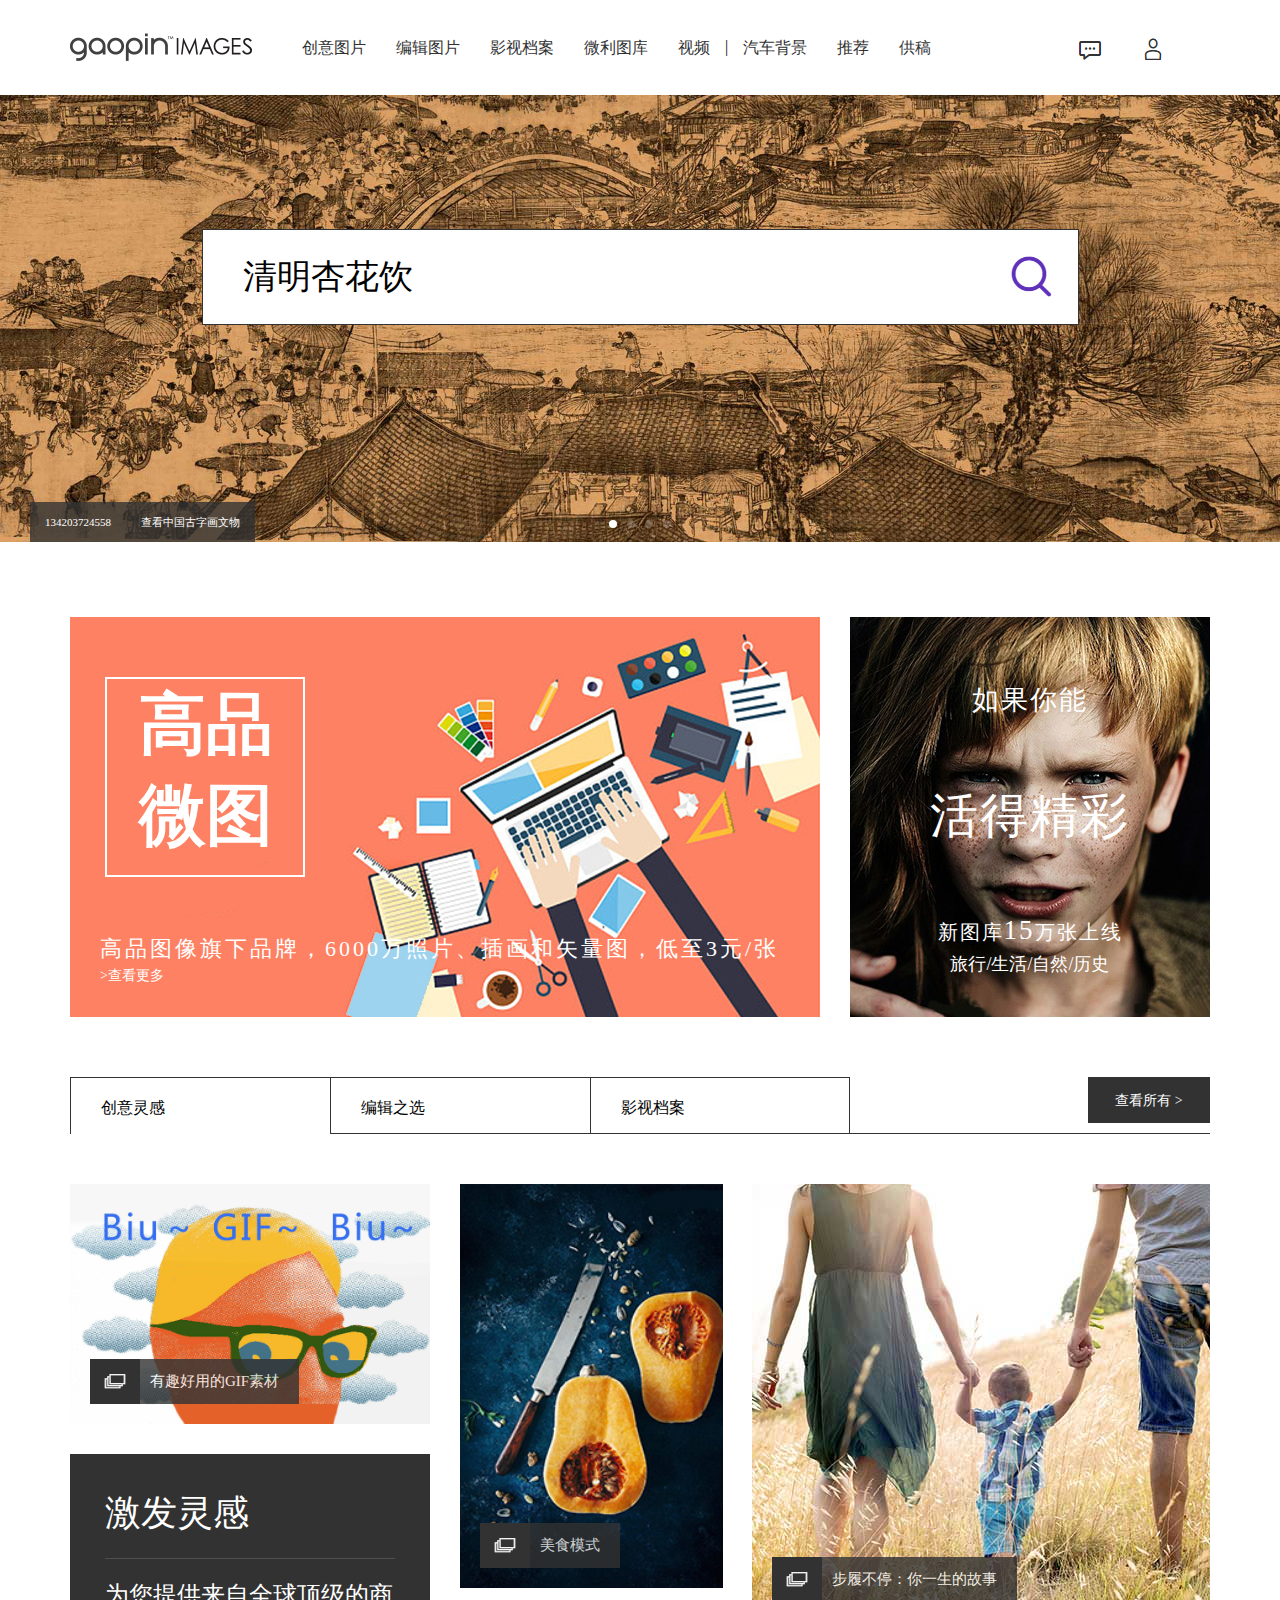
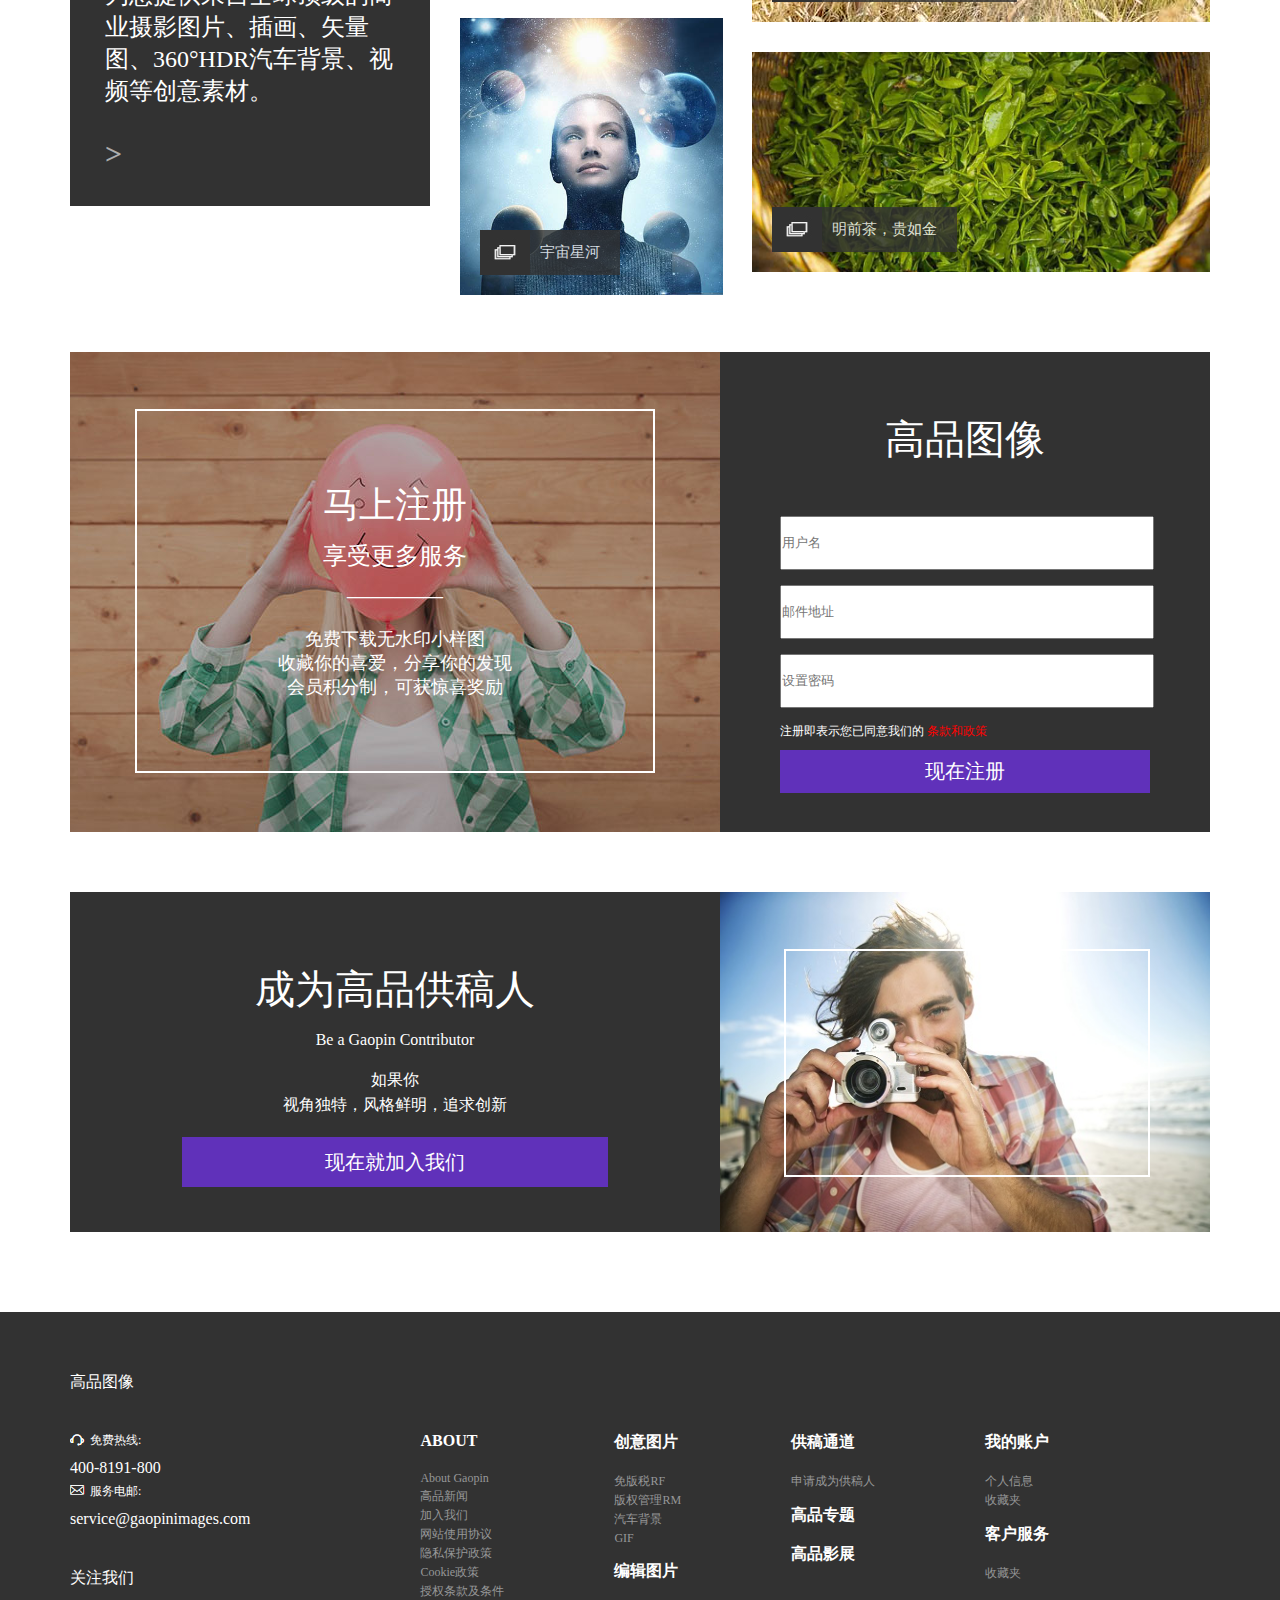
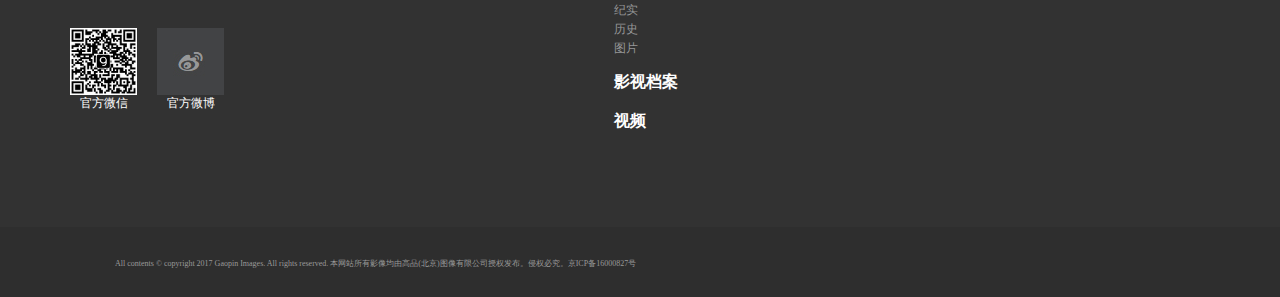
<file: index.html>
<!DOCTYPE html>
<html lang="en">
<head>
	<meta charset="UTF-8">
	<title>Document</title>
	<link rel="stylesheet" href="css/base.css">
	<link rel="stylesheet" href="css/nav.css">
	<link rel="stylesheet" href="css/index-banner.css">
	<link rel="stylesheet" href="css/index-4sections.css">
	<link rel="stylesheet" href="css/footer.css">
	<link rel="stylesheet" href="css/swiper.min.css">
	<script src="js/1.js"></script>
	<script src="js/swiper.min.js"></script>
</head>
<body>
<header class="clearFix">
    <div class="index fl"><a href="index.html"><img src="images/logo.png" style="width: 182px; height: 50px" alt=""></a></div>
	<ul class="clearFix fl nav">
		<li>
			<a href="javascript:;">创意图片</a>
			<ul class="nav2">
				<li></li>
				<li><a href="code/page1.html">免版税RF</a></li>
				<li><a href="code/page2.html">版权管理RM</a></li>
			</ul>
		</li>
		<li>
			<a href="javascript:;">编辑图片</a>
			<ul class="nav2">
				<li></li>
				<li><a href="javascript:;">纪实</a></li>
				<li><a href="javascript:;">历史</a></li>
				<li><a href="javascript:;">艺术</a></li>
				<li><a href="javascript:;">娱乐在线</a></li>
			</ul>
		</li>
		<li>
			<a href="javascript:;">影视档案</a>
			<ul class="nav2">
				<li></li>
				<li><a href="javascript:;">海报</a></li>
				<li><a href="javascript:;">剧照</a></li>
				<li><a href="javascript:;">档案</a></li>
				<li><a href="javascript:;">肖像</a></li>
				<li><a href="javascript:;">动画</a></li>
				<li><a href="javascript:;">电视剧</a></li>
			</ul>
		</li>
		<li><a href="javascript:;">微利图库</a></li>
		<li><a href="javascript:;">视频</a></li>
		<li><span>|</span></li>
		<li><a href="javascript:;">汽车背景</a></li>
		<li><a href="javascript:;">推荐</a></li>
		<li><a href="javascript:;">供稿</a></li>
	</ul>
	<div class="fl" id="click">
		<a href="javascript:;"><img src="images/00.jpg" alt=""></a>
		<a href="javascript:;"><img src="images/01.jpg" alt=""></a>
	</div>
</header>
<div class="swiper-container banner">
        <div class="swiper-wrapper">
            <div class="swiper-slide swiper-no-swiping">
            	<img src="images/1.jpg" alt="">
            	<p class="clearFix">
            		<a href="javascript:;">134203724558</a>
            		<a href="javascript:;">查看中国古字画文物</a>
            	</p>
            </div>
            <div class="swiper-slide swiper-no-swiping">
            	<img src="images/2.jpg" alt="">
				<p class="clearFix">
            		<a href="javascript:;">133100287543</a>
            		<a href="javascript:;">查看龙井采茶</a>
        		</p>
            </div>
            <div class="swiper-slide swiper-no-swiping">
            	<img src="images/3.jpg" alt="">
            	<p class="clearFix">
            		<a href="javascript:;">133102225494</a>
            		<a href="javascript:;">查看中国风景</a>
        		</p>
            </div>
            <div class="swiper-slide swiper-no-swiping">
            	<img src="images/4.jpg" alt="">
            	<p class="clearFix">
            		<a href="javascript:;">133107707765</a>
            		<a href="javascript:;">查看相似</a>
        		</p>
            </div>
        </div>
        <!-- Add Pagination -->
        <div class="swiper-pagination swiper-pagination-white"></div>
        <div class="search">
        	<input class="swiper-no-swiping" type="text" placeholder="清明杏花饮">
        	<a href="javascript:;"><img src="images/search.jpg" alt=""></a>
        </div>
</div>
<div class="ad clearFix">
	<div class="left fl">
		<a href="javascript:;">
			<img src="images/automobile.jpg" alt="">
			<div class="box"><span>高品</span><br><span>微图</span></div>
			<p>高品图像旗下品牌，6000万照片、插画和矢量图，低至3元/张</p>
			<span class="more">>查看更多</span>
		</a>
	</div>
	<div class="right fr">
		<a href="javascript:;">
			<img src="images/5.jpg" alt="">
			<div class="icon">
				<p class="p1">如果你能</p>
				<p class="p2">活得精彩</p>
				<p class="p3">新图库<span>15</span>万张上线</p>
				<p class="p4">旅行/生活/自然/历史</p>
			</div>
		</a>
		<div class="border"></div>
	</div>
</div>
<div class="section">
	<div class="top clearFix">
		<ul class="fl clearFix">
			<li id="active">创意灵感</li>
			<li>编辑之选</li>
			<li style="border-right: 1px solid #323232">影视档案</li>
		</ul>
		<div><a href="javascript:;">查看所有 ></a></div>
	</div>
	<div class="div1 clearFix box-content">
		<div class="col-1 fl">
			<a class="a1" href="javascript:;">
				<img src="images/div1-1-1.jpg" alt="">
				<div class="cont"><span>有趣好用的GIF素材</span></div>
			</a>
			<a class="a2" href="javascript:;">
				<h2>激发灵感</h2>
				<p>为您提供来自全球顶级的商业摄影图片、插画、矢量图、360°HDR汽车背景、视频等创意素材。</p>
				<div>></div>
			</a>
		</div>
		<div class="col-2 fl">
			<a class="a1" href="javascript:;">
				<img src="images/div1-2-1.jpg" alt="">
				<div class="cont"><span>美食模式</span></div>
			</a>
			<a class="a2" href="javascript:;">
				<img src="images/div1-2-2.jpg" alt="">
				<div class="cont"><span>宇宙星河</span></div>
			</a>
		</div>
		<div class="col-3 fl">
			<a class="a1" href="javascript:;">
				<img src="images/div1-3-1.jpg" alt="">
				<div class="cont"><span>步履不停：你一生的故事</span></div>
			</a>
			<a class="a2" href="javascript:;">
				<img src="images/div1-3-2.jpg" alt="">
				<div class="cont"><span>明前茶，贵如金</span></div>
			</a>
		</div>
	</div>
	<div class="div2 clearFix box-content">
		<div class="col-1 fl">
			<a class="a1" href="javascript:;">
				<img src="images/div2-1-1.jpg" alt="">
				<div class="cont"><span>带你走遍全世界</span></div>
			</a>
			<a class="a2" href="javascript:;">
				<h2>推荐精彩</h2>
				<p>为您挑选高质量的自然、人文、科技、历史、艺术、音乐、经典广告、娱乐红毯等题材图片。</p>
				<div>></div>
			</a>
		</div>
		<div class="col-2 fl">
			<a class="a1" href="javascript:;">
				<img src="images/div2-2-1.jpg" alt="">
				<div class="cont"><span>艺术的变迁</span></div>
			</a>
			<a class="a2" href="javascript:;">
				<img src="images/div2-2-2.jpg" alt="">
				<div class="cont"><span>美女,香</span></div>
			</a>
		</div>
		<div class="col-3 fl">
			<a class="a1" href="javascript:;">
				<img src="images/div2-3-1.jpg" alt="">
				<div class="cont"><span>永不褪色的历史肖像</span></div>
			</a>
			<a class="a2" href="javascript:;">
				<img src="images/div2-3-2.jpg" alt="">
				<div class="cont"><span>迎向世界的中国音乐</span></div>
			</a>
		</div>
	</div>
	<div class="div3 clearFix box-content">
		<div class="col-1 fl">
			<a class="a1" href="javascript:;">
				<img src="images/div3-1-1.jpg" alt="">
				<div class="cont"><span>剧照</span></div>
			</a>
			<a class="a2" href="javascript:;">
				<h2>影视档案</h2>
				<p>为您甄选全球范围的高清海报、经典剧照、明星肖像、电视剧、幕后片场等影视素材图片。</p>
				<div>></div>
			</a>
		</div>
		<div class="col-2 fl">
			<a class="a1" href="javascript:;">
				<img src="images/div3-2-1.jpg" alt="">
				<div class="cont"><span>明星肖像</span></div>
			</a>
			<a class="a2" href="javascript:;">
				<img src="images/div3-2-2.jpg" alt="">
				<div class="cont"><span>电影海报</span></div>
			</a>
		</div>
		<div class="col-3 fl">
			<a class="a1" href="javascript:;">
				<img src="images/div3-3-1.jpg" alt="">
				<div class="cont"><span>荧幕经典</span></div>
			</a>
			<a class="a2" href="javascript:;">
				<img src="images/div3-3-2.jpg" alt="">
				<div class="cont"><span>电视剧</span></div>
			</a>
		</div>
	</div>
</div>
<div class="row3 clearFix">
	<div class="left fl">
		<div class="cont">
			<div class="header">马上注册<small>享受更多服务</small><small>————</small></div>
			<p>
						免费下载无水印小样图
				<br>
						收藏你的喜爱，分享你的发现
				<br>
						会员积分制，可获惊喜奖励
			</p>
		</div>
	</div>
	<div class="right fl">
		<div class="cont">
			<div class="header">高品图像</div>
			<div class="input-group">
				<input class="i1" type="text" placeholder="用户名">
				<input class="i2" type="text" placeholder="邮件地址">
				<input class="i3" type="text" placeholder="设置密码">
			</div>
			<div class="txt">
				注册即表示您已同意我们的<a href="javascript:;"> 条款和政策</a>
			</div>
			<div class="btn"><a href="javascript:;">现在注册</a></div>
		</div>
	</div>
</div>
<div class="row4 clearFix">
	<div class="left fl">
		<div class="cont">
			<div class="header">成为高品供稿人</div>
			<p>Be a Gaopin Contributor</p>
			<p>
						如果你
				<br>
						视角独特，风格鲜明，追求创新
				<br>
			</p>
			<div class="btn"><a href="javascript:;">现在就加入我们</a></div>
		</div>
	</div>
	<div class="right fl">
		<a href="javascript:;"><img src="images/row4.jpg" alt=""></a>
		<div></div>
	</div>
</div>
<footer>
	<div class="box">
		<a class="footer-a1" href="javascript:;"><h5>高品图像</h5></a>
		<div class="content clearFix">
			<div class="left fl">
				<p class="p1">免费热线:</p>
				<a href="javascript:;"><p class="p2">400-8191-800</p></a>
				<p class="p1">服务电邮:</p>
				<a href="javascript:;"><p class="p2">service@gaopinimages.com</p></a>
				<a href="javascript:;"><h5>关注我们</h5></a>
				<div class="media clearFix">
					<div class="d1 fl">
						<img src="images/iconWechat.jpg" alt="">
						<div>官方微信</div>
					</div>
					<div class="d2 fl">
						<a href="javascript:;"><img src="images/iconSina.jpg" alt=""></a>
						<div>官方微博</div>
					</div>
				</div>
			</div>
			<div class="right fl clearFix">
				<div class="div1 fl">
					<a href="javascript:;"><h5>ABOUT</h5></a>
					<ul>
						<li><a href="javascript:;">About Gaopin</a></li>
						<li><a href="javascript:;">高品新闻</a></li>
						<li><a href="javascript:;">加入我们</a></li>
						<li><a href="javascript:;">网站使用协议</a></li>
						<li><a href="javascript:;">隐私保护政策</a></li>
						<li><a href="javascript:;">Cookie政策</a></li>
						<li><a href="javascript:;">授权条款及条件</a></li>
					</ul>
				</div>
				<div class="div2 fl">
					<a href="javascript:;"><h5>创意图片</h5></a>
					<ul>
						<li><a href="javascript:;">免版税RF</a></li>
						<li><a href="javascript:;">版权管理RM</a></li>
						<li><a href="javascript:;">汽车背景</a></li>
						<li><a href="javascript:;">GIF</a></li>
					</ul>
					<a href="javascript:;"><h5>编辑图片</h5></a>
					<ul>
						<li><a href="javascript:;">纪实</a></li>
						<li><a href="javascript:;">历史</a></li>
						<li><a href="javascript:;">图片</a></li>
					</ul>
					<a href="javascript:;"><h5>影视档案</h5></a>
					<a href="javascript:;"><h5>视频</h5></a>
				</div>
				<div class="div3 fl">
					<a href="javascript:;"><h5>供稿通道</h5></a>
					<ul>
						<li><a href="javascript:;">申请成为供稿人</a></li>
					</ul>
					<a href="javascript:;"><h5>高品专题</h5></a>
					<a href="javascript:;"><h5>高品影展</h5></a>
				</div>
				<div class="div4 fl">
					<a href="javascript:;"><h5>我的账户</h5></a>
					<ul>
						<li><a href="javascript:;">个人信息</a></li>
						<li><a href="javascript:;">收藏夹</a></li>
					</ul>
					<a href="javascript:;"><h5>客户服务</h5></a>
					<ul>
						<li><a href="javascript:;">收藏夹</a></li>
					</ul>
				</div>
			</div>
		</div>
	</div>
</footer>
<div class="rule">
	<div class="box">
		<small>All contents © copyright 2017 Gaopin Images. All rights reserved. 本网站所有影像均由高品(北京)图像有限公司授权发布。侵权必究。京ICP备16000827号</small>
	</div>
</div>
</body>
<script>
    var swiper = new Swiper('.swiper-container', {
        pagination: '.swiper-pagination',
        paginationClickable: true,
        spaceBetween: 60,
        effect: 'fade',
        autoplay: 2000,
        speed: 1500,
        loop: true,
        noSwiping:true,
        autoplayDisableOnInteraction:false
    });
    </script>
</html>
</file>
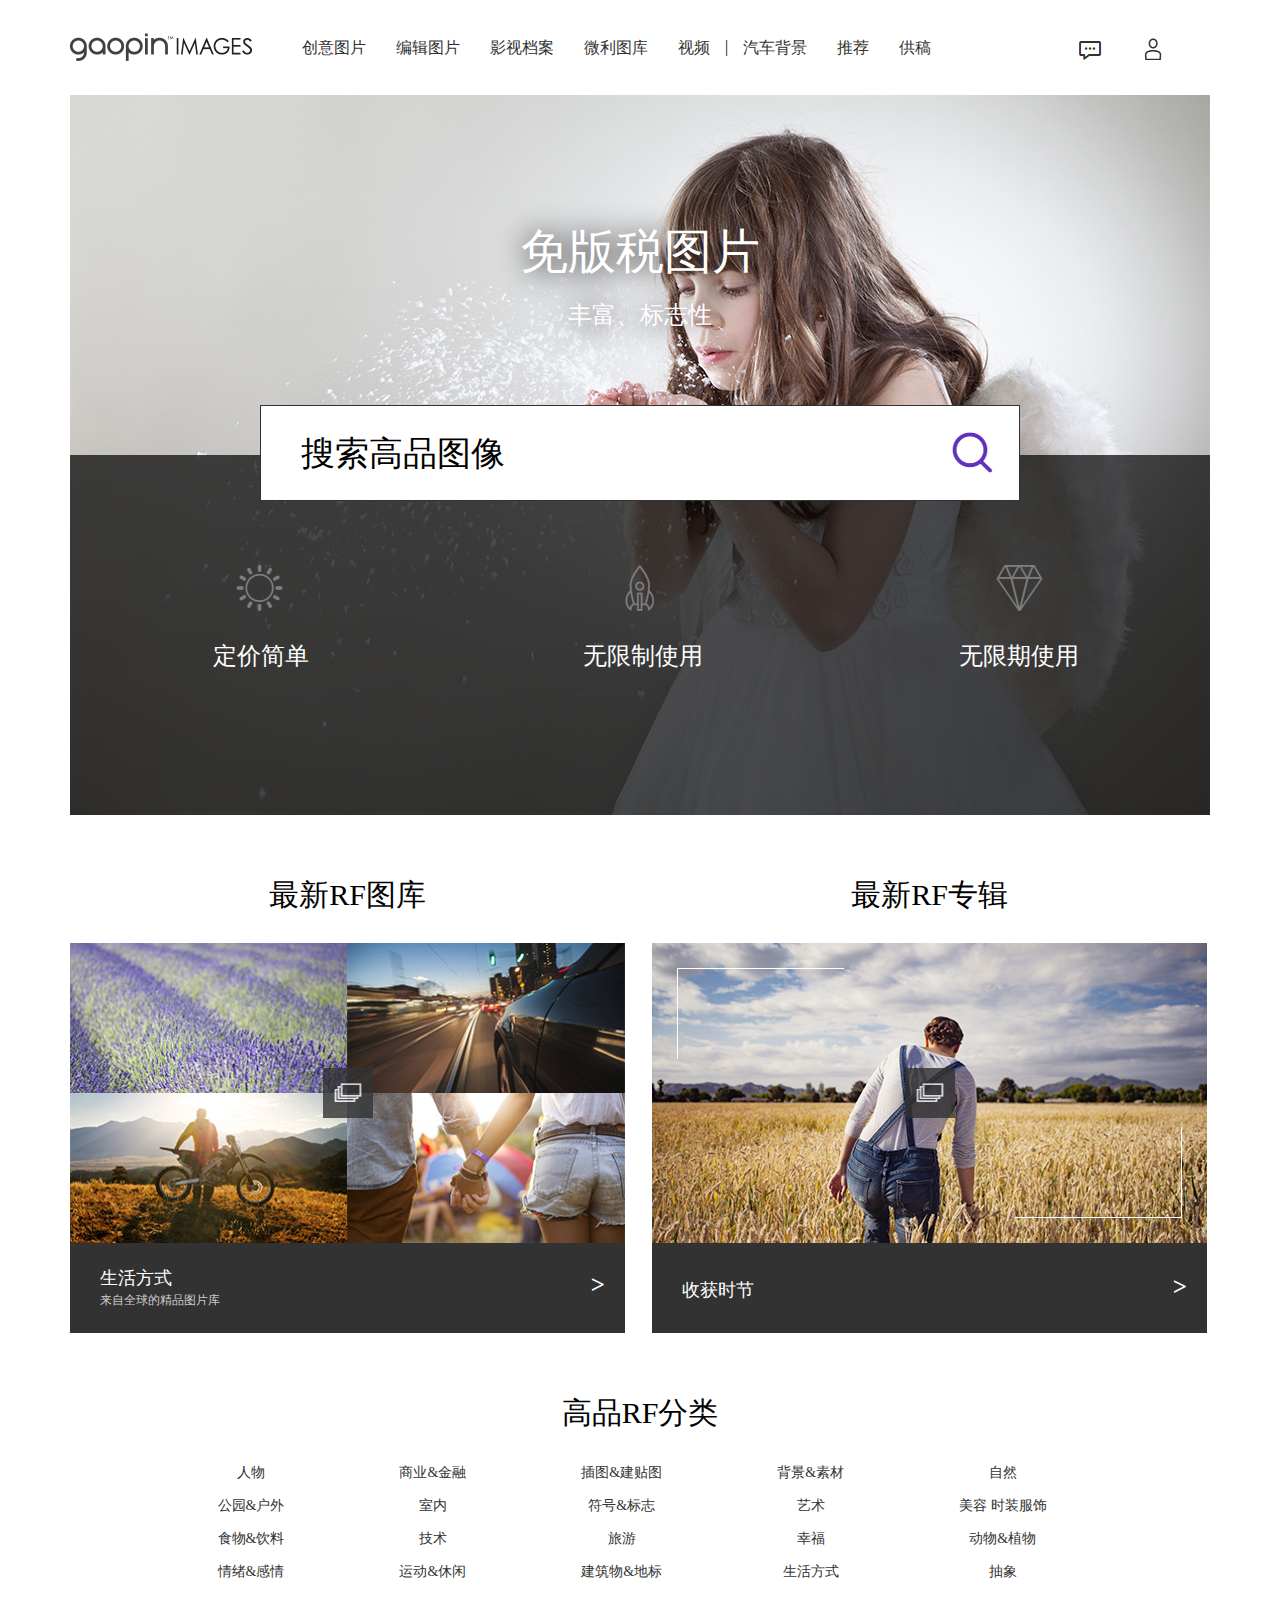
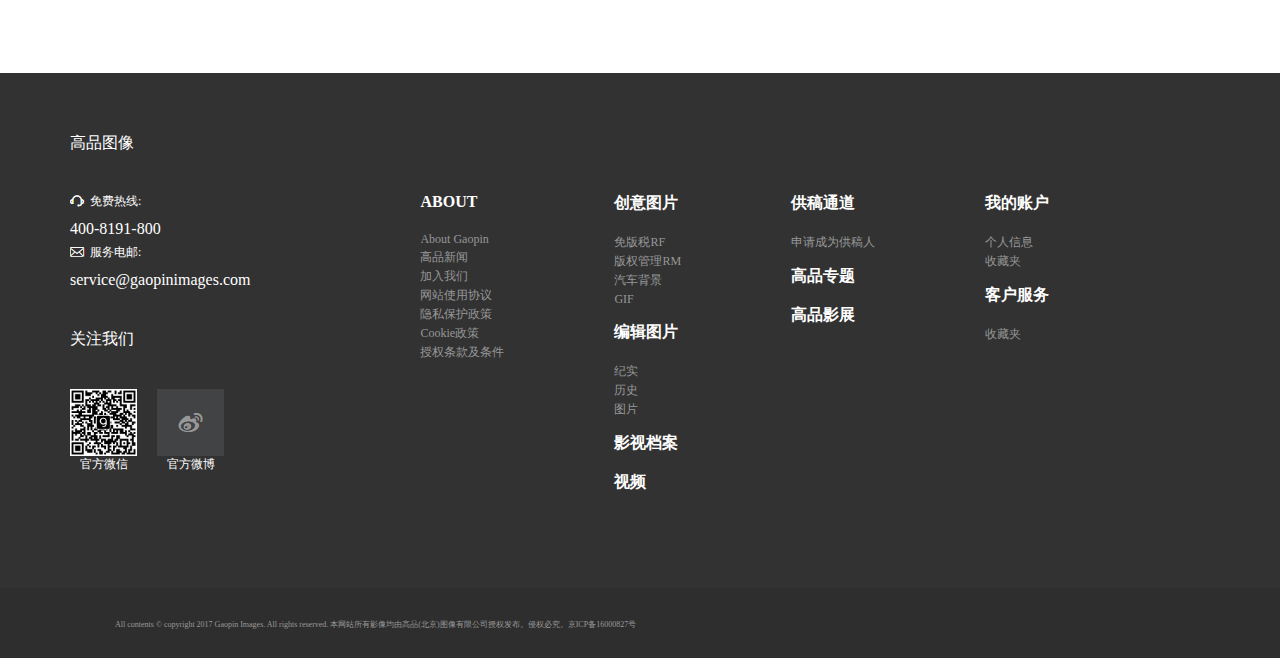
<file: code/page1.html>
<!DOCTYPE html>
<html lang="en">
<head>
	<meta charset="UTF-8">
	<title>Document</title>
	<link rel="stylesheet" href="../css/base.css">
	<link rel="stylesheet" href="../css/nav.css">
	<link rel="stylesheet" href="../css/page1banner.css">
	<link rel="stylesheet" href="../css/footer.css">
	<script src="../js/1.js"></script>
</head>
<body>
<header>
	<div class="index fl"><a href="../index.html"><img src="../images/logo.png" style="width: 182px; height: 50px" alt=""></a></div>
	<ul class="clearFix fl nav">
		<li>
			<a href="javascript:;">创意图片</a>
			<ul class="nav2">
				<li></li>
				<li><a href="page1.html">免版税RF</a></li>
				<li><a href="page2.html">版权管理RM</a></li>
			</ul>
		</li>
		<li>
			<a href="javascript:;">编辑图片</a>
			<ul class="nav2">
				<li></li>
				<li><a href="javascript:;">纪实</a></li>
				<li><a href="javascript:;">历史</a></li>
				<li><a href="javascript:;">艺术</a></li>
				<li><a href="javascript:;">娱乐在线</a></li>
			</ul>
		</li>
		<li>
			<a href="javascript:;">影视档案</a>
			<ul class="nav2">
				<li></li>
				<li><a href="javascript:;">海报</a></li>
				<li><a href="javascript:;">剧照</a></li>
				<li><a href="javascript:;">档案</a></li>
				<li><a href="javascript:;">肖像</a></li>
				<li><a href="javascript:;">动画</a></li>
				<li><a href="javascript:;">电视剧</a></li>
			</ul>
		</li>
		<li><a href="javascript:;">微利图库</a></li>
		<li><a href="javascript:;">视频</a></li>
		<li><span>|</span></li>
		<li><a href="javascript:;">汽车背景</a></li>
		<li><a href="javascript:;">推荐</a></li>
		<li><a href="javascript:;">供稿</a></li>
	</ul>
	<div class="fl" id="click">
		<a href="javascript:;"><img src="../images/00.jpg" alt=""></a>
		<a href="javascript:;"><img src="../images/01.jpg" alt=""></a>
	</div>
</header>
<div class="banner720">
	<div class="textTop">
		<div class="big">免版税图片</div>
		<div class="small">丰富、标志性</div>
	</div>
	<div class="search clearFix">
    	<input class="fl" type="text" placeholder="搜索高品图像">
    	<a class="fl" href="javascript:;"><img src="../images/search.jpg" alt=""></a>
    </div>
    <div class="contBox">
		<h3>定价简单</h3>
		<h3>无限制使用</h3>
		<h3>无限期使用</h3>
    </div>
</div>
<div class="contentPage1 clearFix">
	<div class="left fl">
		<div class="top">最新RF图库</div>
		<div class="box">
			<a class="img" href="javascript:;">
				<img src="../images/page1left.jpg" alt="">
				<div class="icon"></div> 
			</a>
			<div class="txtBox">
				<a class="word clearFix" href="javascript:;">
					<div class="fl">
						<p>生活方式</p>
						<span>来自全球的精品图片库</span>
					</div>
					<h2 class="fr">></h2>
				</a>
			</div>
		</div>
	</div>
	<div class="right fl">
		<div class="top">最新RF专辑</div>
		<div class="box">
			<a class="img" href="javascript:;">
				<img src="../images/page1right.jpg" alt="">
				<div class="d1"></div>
				<div class="d2"></div>
				<div class="icon"></div> 
			</a>
			<div class="txtBox">
				<a class="word clearFix" href="javascript:;">
					<div class="fl">
						<p>收获时节</p>
					</div>
					<h2 class="fr">></h2>
				</a>
			</div>
		</div>
	</div>
</div>
<div class="category">
	<div class="top">高品RF分类</div>
	<div class="content clearFix">
		<div class="div1 fl">
			<a href="javascript:;">人物</a>
			<a href="javascript:;">公园&户外</a>
			<a href="javascript:;">食物&饮料</a>
			<a href="javascript:;">情绪&感情</a>
		</div>
		<div class="div2 fl">
			<a href="javascript:;">商业&金融</a>
			<a href="javascript:;">室内</a>
			<a href="javascript:;">技术</a>
			<a href="javascript:;">运动&休闲</a>
		</div>
		<div class="div3 fl">
			<a href="javascript:;">插图&建贴图</a>
			<a href="javascript:;">符号&标志</a>
			<a href="javascript:;">旅游</a>
			<a href="javascript:;">建筑物&地标</a>
		</div>
		<div class="div4 fl">
			<a href="javascript:;">背景&素材</a>
			<a href="javascript:;">艺术</a>
			<a href="javascript:;">幸福</a>
			<a href="javascript:;">生活方式</a>
		</div>
		<div class="div5 fl">
			<a href="javascript:;">自然</a>
			<a href="javascript:;">美容 时装服饰</a>
			<a href="javascript:;">动物&植物</a>
			<a href="javascript:;">抽象</a>
		</div>
	</div>
</div>
<footer>
	<div class="box">
		<a class="footer-a1" href="javascript:;"><h5>高品图像</h5></a>
		<div class="content clearFix">
			<div class="left fl">
				<p class="p1">免费热线:</p>
				<a href="javascript:;"><p class="p2">400-8191-800</p></a>
				<p class="p1">服务电邮:</p>
				<a href="javascript:;"><p class="p2">service@gaopinimages.com</p></a>
				<a href="javascript:;"><h5>关注我们</h5></a>
				<div class="media clearFix">
					<div class="d1 fl">
						<img src="../images/iconWechat.jpg" alt="">
						<div>官方微信</div>
					</div>
					<div class="d2 fl">
						<a href="javascript:;"><img src="../images/iconSina.jpg" alt=""></a>
						<div>官方微博</div>
					</div>
				</div>
			</div>
			<div class="right fl clearFix">
				<div class="div1 fl">
					<a href="javascript:;"><h5>ABOUT</h5></a>
					<ul>
						<li><a href="javascript:;">About Gaopin</a></li>
						<li><a href="javascript:;">高品新闻</a></li>
						<li><a href="javascript:;">加入我们</a></li>
						<li><a href="javascript:;">网站使用协议</a></li>
						<li><a href="javascript:;">隐私保护政策</a></li>
						<li><a href="javascript:;">Cookie政策</a></li>
						<li><a href="javascript:;">授权条款及条件</a></li>
					</ul>
				</div>
				<div class="div2 fl">
					<a href="javascript:;"><h5>创意图片</h5></a>
					<ul>
						<li><a href="javascript:;">免版税RF</a></li>
						<li><a href="javascript:;">版权管理RM</a></li>
						<li><a href="javascript:;">汽车背景</a></li>
						<li><a href="javascript:;">GIF</a></li>
					</ul>
					<a href="javascript:;"><h5>编辑图片</h5></a>
					<ul>
						<li><a href="javascript:;">纪实</a></li>
						<li><a href="javascript:;">历史</a></li>
						<li><a href="javascript:;">图片</a></li>
					</ul>
					<a href="javascript:;"><h5>影视档案</h5></a>
					<a href="javascript:;"><h5>视频</h5></a>
				</div>
				<div class="div3 fl">
					<a href="javascript:;"><h5>供稿通道</h5></a>
					<ul>
						<li><a href="javascript:;">申请成为供稿人</a></li>
					</ul>
					<a href="javascript:;"><h5>高品专题</h5></a>
					<a href="javascript:;"><h5>高品影展</h5></a>
				</div>
				<div class="div4 fl">
					<a href="javascript:;"><h5>我的账户</h5></a>
					<ul>
						<li><a href="javascript:;">个人信息</a></li>
						<li><a href="javascript:;">收藏夹</a></li>
					</ul>
					<a href="javascript:;"><h5>客户服务</h5></a>
					<ul>
						<li><a href="javascript:;">收藏夹</a></li>
					</ul>
				</div>
			</div>
		</div>
	</div>
</footer>
<div class="rule">
	<div class="box">
		<small>All contents © copyright 2017 Gaopin Images. All rights reserved. 本网站所有影像均由高品(北京)图像有限公司授权发布。侵权必究。京ICP备16000827号</small>
	</div>
</div>
</body>
</html>
</file>
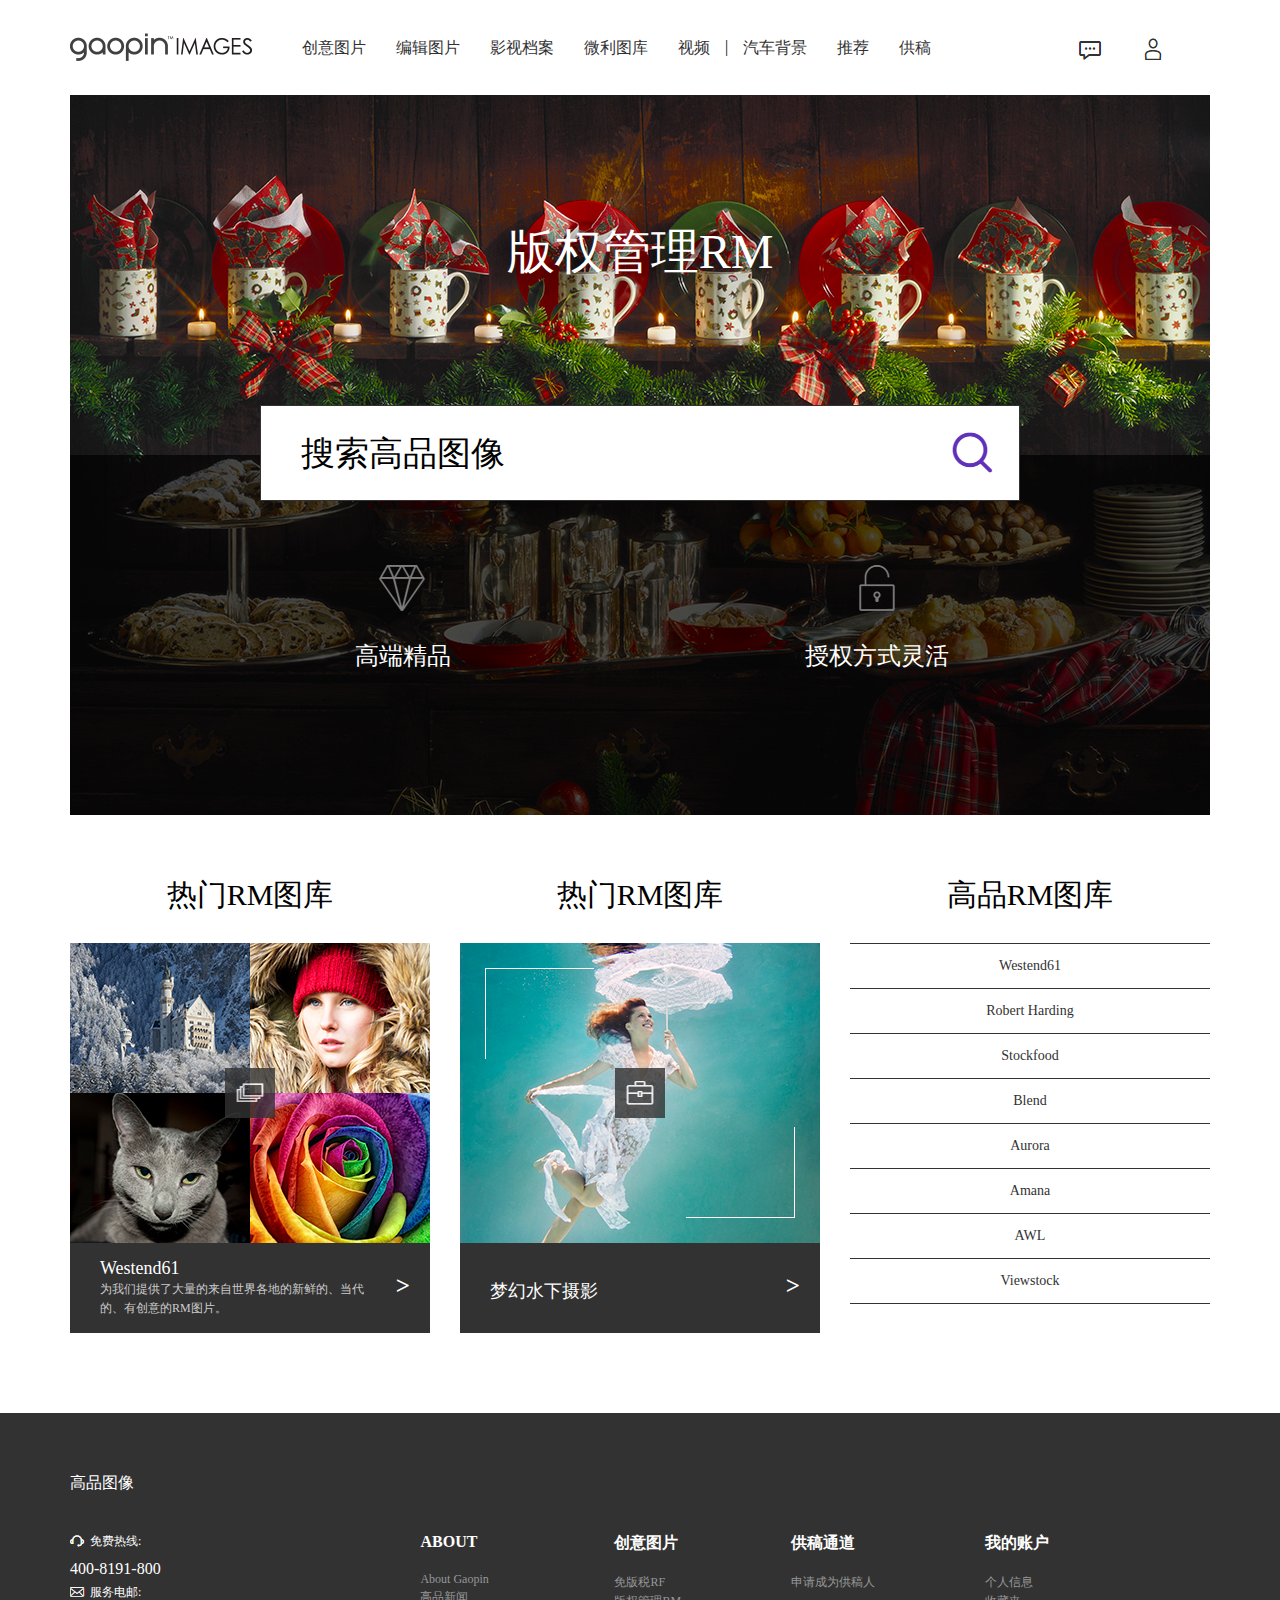
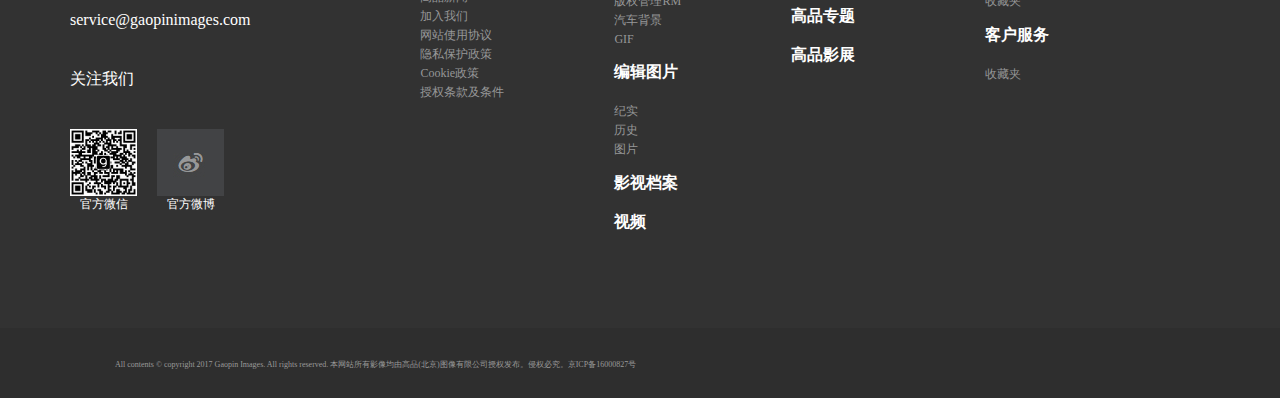
<file: code/page2.html>
<!DOCTYPE html>
<html lang="en">
<head>
	<meta charset="UTF-8">
	<title>Document</title>
	<link rel="stylesheet" href="../css/base.css">
	<link rel="stylesheet" href="../css/nav.css">
	<link rel="stylesheet" href="../css/page2banner.css">
	<link rel="stylesheet" href="../css/footer.css">
	<script src="../js/1.js"></script>
</head>
<body>
<header>
	<div class="index fl"><a href="../index.html"><img src="../images/logo.png" style="width: 182px; height: 50px" alt=""></a></div>
	<ul class="clearFix fl nav">
		<li>
			<a href="javascript:;">创意图片</a>
			<ul class="nav2">
				<li></li>
				<li><a href="page1.html">免版税RF</a></li>
				<li><a href="page2.html">版权管理RM</a></li>
			</ul>
		</li>
		<li>
			<a href="javascript:;">编辑图片</a>
			<ul class="nav2">
				<li></li>
				<li><a href="javascript:;">纪实</a></li>
				<li><a href="javascript:;">历史</a></li>
				<li><a href="javascript:;">艺术</a></li>
				<li><a href="javascript:;">娱乐在线</a></li>
			</ul>
		</li>
		<li>
			<a href="javascript:;">影视档案</a>
			<ul class="nav2">
				<li></li>
				<li><a href="javascript:;">海报</a></li>
				<li><a href="javascript:;">剧照</a></li>
				<li><a href="javascript:;">档案</a></li>
				<li><a href="javascript:;">肖像</a></li>
				<li><a href="javascript:;">动画</a></li>
				<li><a href="javascript:;">电视剧</a></li>
			</ul>
		</li>
		<li><a href="javascript:;">微利图库</a></li>
		<li><a href="javascript:;">视频</a></li>
		<li><span>|</span></li>
		<li><a href="javascript:;">汽车背景</a></li>
		<li><a href="javascript:;">推荐</a></li>
		<li><a href="javascript:;">供稿</a></li>
	</ul>
	<div class="fl" id="click">
		<a href="javascript:;"><img src="../images/00.jpg" alt=""></a>
		<a href="javascript:;"><img src="../images/01.jpg" alt=""></a>
	</div>
</header>
<div class="banner720">
	<div class="textTop">
		<div class="big">版权管理RM</div>
		<div class="small"></div>
	</div>
	<div class="search clearFix">
    	<input class="fl" type="text" placeholder="搜索高品图像">
    	<a class="fl" href="javascript:;"><img src="../images/search.jpg" alt=""></a>
    </div>
    <div class="contBox">
		<h3>高端精品</h3>
		<h3>授权方式灵活</h3>
    </div>
</div>
<div class="contentPage2 clearFix">
	<div class="div1 fl">
		<div class="top">热门RM图库</div>
		<div class="box">
			<a class="img" href="javascript:;">
				<img src="../images/page2left.jpg" alt="">
				<div class="icon"></div> 
			</a>
			<div class="txtBox clearFix">
				<a class="word fl" href="javascript:;">
					<div>
						<p>Westend61</p>
						<span>为我们提供了大量的来自世界各地的新鲜的、当代的、有创意的RM图片。</span>
					</div>
				</a>
				<h2 class="fr">></h2>
			</div>
		</div>
	</div>
	<div class="div2 fl">
		<div class="top">热门RM图库</div>
		<div class="box">
			<a class="img" href="javascript:;">
				<img src="../images/page2right.jpg" alt="">
				<div class="d1"></div>
				<div class="d2"></div>
				<div class="icon"></div> 
			</a>
			<div class="txtBox clearFix">
				<a class="word fl" href="javascript:;">
					<div class="fl">
						<p>梦幻水下摄影</p>
					</div>
				</a>
				<h2 class="fr">></h2>
			</div>
		</div>
	</div>
	<div class="div3 fl">
		<div class="top">高品RM图库</div>
		<div class="collectionGroup">
			<a href="javascript:;">Westend61</a>
			<a href="javascript:;">Robert Harding</a>
			<a href="javascript:;">Stockfood</a>
			<a href="javascript:;">Blend</a>
			<a href="javascript:;">Aurora</a>
			<a href="javascript:;">Amana</a>
			<a href="javascript:;">AWL</a>
			<a href="javascript:;">Viewstock</a>
		</div>
	</div>
</div>
<footer>
	<div class="box">
		<a class="footer-a1" href="javascript:;"><h5>高品图像</h5></a>
		<div class="content clearFix">
			<div class="left fl">
				<p class="p1">免费热线:</p>
				<a href="javascript:;"><p class="p2">400-8191-800</p></a>
				<p class="p1">服务电邮:</p>
				<a href="javascript:;"><p class="p2">service@gaopinimages.com</p></a>
				<a href="javascript:;"><h5>关注我们</h5></a>
				<div class="media clearFix">
					<div class="d1 fl">
						<img src="../images/iconWechat.jpg" alt="">
						<div>官方微信</div>
					</div>
					<div class="d2 fl">
						<a href="javascript:;"><img src="../images/iconSina.jpg" alt=""></a>
						<div>官方微博</div>
					</div>
				</div>
			</div>
			<div class="right fl clearFix">
				<div class="div1 fl">
					<a href="javascript:;"><h5>ABOUT</h5></a>
					<ul>
						<li><a href="javascript:;">About Gaopin</a></li>
						<li><a href="javascript:;">高品新闻</a></li>
						<li><a href="javascript:;">加入我们</a></li>
						<li><a href="javascript:;">网站使用协议</a></li>
						<li><a href="javascript:;">隐私保护政策</a></li>
						<li><a href="javascript:;">Cookie政策</a></li>
						<li><a href="javascript:;">授权条款及条件</a></li>
					</ul>
				</div>
				<div class="div2 fl">
					<a href="javascript:;"><h5>创意图片</h5></a>
					<ul>
						<li><a href="javascript:;">免版税RF</a></li>
						<li><a href="javascript:;">版权管理RM</a></li>
						<li><a href="javascript:;">汽车背景</a></li>
						<li><a href="javascript:;">GIF</a></li>
					</ul>
					<a href="javascript:;"><h5>编辑图片</h5></a>
					<ul>
						<li><a href="javascript:;">纪实</a></li>
						<li><a href="javascript:;">历史</a></li>
						<li><a href="javascript:;">图片</a></li>
					</ul>
					<a href="javascript:;"><h5>影视档案</h5></a>
					<a href="javascript:;"><h5>视频</h5></a>
				</div>
				<div class="div3 fl">
					<a href="javascript:;"><h5>供稿通道</h5></a>
					<ul>
						<li><a href="javascript:;">申请成为供稿人</a></li>
					</ul>
					<a href="javascript:;"><h5>高品专题</h5></a>
					<a href="javascript:;"><h5>高品影展</h5></a>
				</div>
				<div class="div4 fl">
					<a href="javascript:;"><h5>我的账户</h5></a>
					<ul>
						<li><a href="javascript:;">个人信息</a></li>
						<li><a href="javascript:;">收藏夹</a></li>
					</ul>
					<a href="javascript:;"><h5>客户服务</h5></a>
					<ul>
						<li><a href="javascript:;">收藏夹</a></li>
					</ul>
				</div>
			</div>
		</div>
	</div>
</footer>
<div class="rule">
	<div class="box">
		<small>All contents © copyright 2017 Gaopin Images. All rights reserved. 本网站所有影像均由高品(北京)图像有限公司授权发布。侵权必究。京ICP备16000827号</small>
	</div>
</div>
</body>
</html>
</file>
<file: css/base.css>
/* 准备工作 */
*{ margin:0; padding: 0;  }
li{ list-style: none;}
img{ display: block; }
a{ text-decoration: none }
.clearFix{ zoom: 1; }
.clearFix:after{ content: ''; clear:both; display: block; }
.fl{ float: left; }
.fr{ float: right; }
input{ outline: none;}
</file>
<file: css/nav.css>
/* 导航 */
a{
	font-family: '微软雅黑'
}
header{
	width: 1140px;
	height: 95px;
	margin: 0 auto;
}
header .index{
	padding-top: 20px
}
header .nav{
	margin-left: 35px;
	padding-top: 23px
}
header .nav li{
	float: left;
	padding-top: 15px;
	height: 55px;
	box-sizing: border-box;
	position: relative;
}

header .nav li:hover{
	background: #323232;
	border-bottom: 2px solid #6031ba;
}
header .nav li:nth-child(6){
	background: none;
	border:none;
}
header .nav li:hover li{
	background: #7d7d7d;
	border:none;
}
header .nav li:hover a{
	color: white
}
header .nav li:hover .nav2{
	display: block;
}
header .nav li a{
	color: #323233;
	font-size: 16px;
	padding: 0 15px;
	margin-bottom: 10px;
	display: block;
}
header .nav li .nav2 {
	position: absolute;
	top: 31px;
	display: none;
	margin-top: 24px;
	z-index: 1000
}
header .nav li .nav2 li:nth-child(1){
	background: #fff;
	height: 11px;
	margin-top:6px;
}
header .nav li .nav2 li{
	float: none;
	padding: 0;
	width: 102px;
	text-align: center;
	height: 40px;
	line-height: 40px;
	background: rgba(50,50,50,.7);
}
header .nav li .nav2 li:hover{
	background: rgba(96,49,186,.8);
}
header .nav li .nav2 li:nth-child(1):hover{
	background: #fff;
	box-shadow: none;
}
header .nav li .nav2 li a{
	font-size: 16px;
	padding: 0;
}
header #click{
	padding-top: 30px;
	margin-left: 120px
}
header #click a{
	display: block;
	float: left;
}
header #click a:nth-child(1){
	padding: 12px;
	margin-top: -2px;
	padding-left: 13px;
	padding-top: 13px
}
header #click a:nth-child(2){
	margin-top: -3px;
	margin-left: 15px;
	padding:11px 15px 11px 15px;
}
</file>
<file: css/index-banner.css>
/* banner */

.banner{
	max-width: 1920px;
	margin:0 auto;
	position: relative;
}
.banner img{
	width: 100%;
}
.banner .search{
	position: absolute;
	height: 96px;
	width: 877px;
	z-index: 10;
	top: 30%;
	left: 50%;
	margin-left: -438px
}
.banner .search a{
	display: block;
	position: absolute;
}
.banner .search a img{
	position: absolute;
}
.banner .search input{
	position: absolute;
	top:0;
	left: 0;
	padding: 25px 100px 25px 40px;
	height: 96px;
	width: 877px;
	box-sizing: border-box;
	font-size: 34px;
	border:1px solid #323232
}
.banner .search input::-webkit-input-placeholder {
	color: #000;
}
.banner .search input:-moz-placeholder { /* Mozilla Firefox 4 to 18 */
　　color:#000;
}
.banner .search input::-moz-placeholder { /* Mozilla Firefox 19+ */
　　color:#000;
}
.banner .search input:-ms-input-placeholder { /* Internet Explorer 10+ */
　　color:#000;
}
.banner .search a{
	position: absolute;
	right: 1px;
	top: 1px;
	display: block;
	height: 94px;
	width: 94px;
	overflow: hidden;
}
.banner p{
	position: absolute;
	top: 407px;
	left: 30px;
	height: 40px;
	font-size: 9px;
	color:white;
}
.banner p a:hover{
	background: rgba(50,50,50,1);
}
.banner p a{
	display: block;
	height: 40px;
	line-height: 40px;
	padding: 0 15px 0 15px;
	box-sizing: border-box;
	font-size: 11px;
	color:white;
	background: rgba(50,50,50,.8);
	float: left;
}
</file>
<file: css/index-4sections.css>
/* 内容 4版 */

.ad{
	height: 400px;
	width: 1140px;
	margin: 75px auto 0;
}
.ad .left{
	position: relative;
}
.ad .left a{
	position: relative;
	height: 400px;
	display: block;
	overflow: hidden;
	width: 750px;
}
.ad .left:hover img{
	transform: scale(1.1)
}
.ad .left img{
	position: absolute;
	transition: 0.4s all ease;
	-moz-user-select: none; /*火狐*/
   	-webkit-user-select: none;  /*webkit浏览器*/
  	-ms-user-select: none;   /*IE10*/
  	-khtml-user-select: none; /*早期浏览器*/
   	user-select: none;
}
.ad .left .box{
	height: 196px;
	width: 196px;
	position: absolute;
	top: 60px;
	left:35px;
	font-size: 67px;
	color: white;
	font-weight: bold;
	border: 2px solid white
}
.ad .left .box span{
	padding-left: 32px
}
.ad .left p{
	font-size: 22px;
	color: white;
	position: absolute;
	top: 317px;
	left: 30px;
	letter-spacing: 3px;
}
.ad .left span.more{
	color: white;
	font-size: 14px;
	position: absolute;
	top: 350px;
	left: 30px;
}
.ad .right{
	height: 400px;
	width: 360px;
	position: relative;
	overflow: hidden;
	cursor: pointer;
}
.ad .right a{
	display: block;
	position: relative;
}
.ad .right a img{
	-moz-user-select: none; /*火狐*/
   	-webkit-user-select: none;  /*webkit浏览器*/
  	-ms-user-select: none;   /*IE10*/
  	-khtml-user-select: none; /*早期浏览器*/
   	user-select: none;
}
.ad .right a .icon{
	position: absolute;
	left: 50%;
	top: 50%;
	color: white;
	width: 216px;
	height: 270px;
	margin-top: -135px;
	margin-left: -108px
}
.ad .right a .icon p{
	text-align: center;
	letter-spacing:2px
}
.ad .right a .icon .p1{
	font-size: 27px;
}
.ad .right a .icon .p2{
	font-size: 48px;
	margin-top: 66px;
}
.ad .right a .icon .p3{
	font-size: 20px;
    margin-top: 67px;
}
.ad .right a .icon .p3 span{
	font-size: 27px
}
.ad .right a .icon .p4{
	font-size: 18px;
    margin-top: 6px;
    letter-spacing:0;
}
.ad .right img{
	transition: 0.4s ease all
}
.ad .right:hover img{
	transform: scale(1.1)
}
.ad .right .border{
	position: absolute;
	height: 400px;
	width: 360px;
	border: 1px solid white;
	left: 0;
	top: 0;
	transition: 0.5s all;
	opacity: 0;
	filter: alpha(opacity:0)
}
.ad .right .border:hover{
	transform: scale(0.8);
	opacity: 1;
	filter: alpha(opacity:80)
}

/* 第二版 */

.section{
	width: 1140px;
	margin: 60px auto 0;
	position: relative;
	height: 815px
}
.section .top{
	margin-bottom: 50px
}
.section .top ul li{
	float: left;
	width: 260px;
	height: 57px;
	border-left: 1px solid #323232;
	border-top: 1px solid #323232;
	border-bottom: 1px solid #323232;
	padding-left:30px;
	padding-top:20px;
	box-sizing: border-box;
	cursor: pointer;
}
.section .top div{
	width: 360px;
	border:none;
	border-bottom: 1px solid #323232;
	padding: 0;
	float: left;
	height: 57px;
	box-sizing: border-box;
}
.section .top div a{
	display: block;
	width: 122px;
	height: 46px;
	background: #323232;
	margin-left:238px;
	color: white;
	line-height: 44px;
	text-align: center;
	box-sizing: border-box;
	font-size: 14px;
	transition: 0.5s ease all;
	border: 2px solid #323232;
}
.section .top div a:hover{
	background: white;
	color: #000;
}
#active{
	border-bottom: none
}

/* 选项卡1 */
.section .div1{
	width: 1140px;
}
/* 透明层 */
.section .cont{
	background: url(../images/icon.jpg) left no-repeat;
	position: absolute;
	bottom: 20px;
	left: 20px
}
.section .cont span{
	display: inline-block;
	height: 45px;
	padding: 0 20px 0 20px;
	margin-left: 40px;
	opacity: 0.8;
	filter: alpha(opacity:80);
	line-height: 45px;
	background: #323232;
	color: white;
	font-size: 15px
}

/* 选项卡1-第1列 */
.section .div1 .col-1{
	width: 360px;
	margin-right: 30px;
}
.section .div1 .col-1 .a1{
	display: block;
	width: 360px;
	height: 240px;
	overflow: hidden;
	position: relative;
}
.section .div1 .col-1 .a1 img{
	width: 360px;
	height: 240px;
	transition: all 0.3s
}
.section .div1 .col-1 .a1:hover img{
	transform: scale(1.1);
}
.section .div1 .col-1 .a2{
	display: block;
	padding: 35px;
	margin-top: 30px;
	color: white;
	background: #323232;
}
.section .div1 .col-1 .a2 h2{
	margin-bottom: 20px;
	padding-bottom: 20px;
	font-size: 36px;
	border-bottom: 1px #4f4f4f solid;
	font-weight: normal;
}
.section .div1 .col-1 .a2 p{
	font-size: 24px
}
.section .div1 .col-1 .a2 div{
	font-size: 30px;
	font-weight: bold;
	opacity: 0.6;
	filter: alpha(opacity:60);
	color: white;
	margin-top: 30px;
	transition: all 0.3s；
}
.section .div1 .col-1 .a2:hover div{
	opacity: 1;
	filter: alpha(opacity:100);
}
/* 选项卡1-第2列 */
.section .div1 .col-2{
	width: 263px;
	margin-right:29px;
}
.section .div1 .col-2 .a1{
	display: block;
	width: 263px;
	height: 404px;
	overflow: hidden;
	position: relative;
}
.section .div1 .col-2 .a1 img{
	width: 263px;
	height: 404px;
	transition: all 0.3s
}
.section .div1 .col-2 .a1:hover img{
	transform: scale(1.1);
}
.section .div1 .col-2 .a2{
	display: block;
	margin-top: 30px;
	width: 263px;
	height: 277px;
	overflow: hidden;
	position: relative;
	overflow: hidden;
}
.section .div1 .col-2 .a2 img{
	width: 263px;
	height: 277px;
	transition: all 0.3s
}
.section .div1 .col-2 .a2:hover img{
	transform: scale(1.1);
}
/* 选项卡1-第3列 */
.section .div1 .col-3{
	width: 458px;
}
.section .div1 .col-3 .a1{
	display: block;
	width: 458px;
	height: 438px;
	overflow: hidden;
	position: relative;
}
.section .div1 .col-3 .a1 img{
	width: 458px;
	height: 438px;
	transition: all 0.3s
}
.section .div1 .col-3 .a1:hover img{
	transform: scale(1.1);
}
.section .div1 .col-3 .a2{
	display: block;
	margin-top: 30px;
	width: 458px;
	height: 220px;
	overflow: hidden;
	position: relative;
	overflow: hidden;
}
.section .div1 .col-3 .a2 img{
	width: 458px;
	height: 220px;
	transition: all 0.3s
}
.section .div1 .col-3 .a2:hover img{
	transform: scale(1.1);
}

/* 选项卡2 */
.section .div2{
	position: absolute;
	width: 1140px;
	height: 500px;
	left: 0;
	top: 0;
	display: none;
	margin-top: 107px
}
/* 选项卡2-第1列 */
.section .div2{
	position: absolute;
	width: 1140px;
	height: 500px;
	left: 0;
	top: 0
}
.section .div2 .col-1{
	width: 360px;
	margin-right: 30px;
}
.section .div2 .col-1 .a1{
	display: block;
	width: 360px;
	height: 287px;
	overflow: hidden;
	position: relative;
}
.section .div2 .col-1 .a1 img{
	width: 360px;
	height: 287px;
	transition: all 0.3s
}
.section .div2 .col-1 .a1:hover img{
	transform: scale(1.1);
}
.section .div2 .col-1 .a2{
	display: block;
	padding: 35px;
	margin-top: 30px;
	color: white;
	background: #323232;
}
.section .div2 .col-1 .a2 h2{
	margin-bottom: 20px;
	padding-bottom: 20px;
	font-size: 36px;
	border-bottom: 1px #4f4f4f solid;
	font-weight: normal;
}
.section .div2 .col-1 .a2 p{
	font-size: 24px
}
.section .div2 .col-1 .a2 div{
	font-size: 30px;
	font-weight: bold;
	opacity: 0.6;
	filter: alpha(opacity:60);
	color: white;
	margin-top: 30px;
	transition: all 0.3s；
}
.section .div2 .col-1 .a2:hover div{
	opacity: 1;
	filter: alpha(opacity:100);
}
/* 选项卡2-第2列 */
.section .div2 .col-2{
	width: 263px;
	margin-right:29px;
}
.section .div2 .col-2 .a1{
	display: block;
	width: 263px;
	height: 248px;
	overflow: hidden;
	position: relative;
}
.section .div2 .col-2 .a1 img{
	width: 263px;
	height: 248px;
	transition: all 0.3s
}
.section .div2 .col-2 .a1:hover img{
	transform: scale(1.1);
}
.section .div2 .col-2 .a2{
	display: block;
	margin-top: 30px;
	width: 263px;
	height: 349px;
	overflow: hidden;
	position: relative;
	overflow: hidden;
}
.section .div2 .col-2 .a2 img{
	width: 263px;
	height: 349px;
	transition: all 0.3s
}
.section .div2 .col-2 .a2:hover img{
	transform: scale(1.1);
}
/* 选项卡2-第3列 */
.section .div2 .col-3{
	width: 458px;
}
.section .div2 .col-3 .a1{
	display: block;
	width: 458px;
	height: 438px;
	overflow: hidden;
	position: relative;
}
.section .div2 .col-3 .a1 img{
	width: 458px;
	height: 438px;
	transition: all 0.3s
}
.section .div2 .col-3 .a1:hover img{
	transform: scale(1.1);
}
.section .div2 .col-3 .a2{
	display: block;
	margin-top: 30px;
	width: 458px;
	height: 220px;
	overflow: hidden;
	position: relative;
	overflow: hidden;
}
.section .div2 .col-3 .a2 img{
	width: 458px;
	height: 218px;
	transition: all 0.3s
}
.section .div2 .col-3 .a2:hover img{
	transform: scale(1.1);
}

/* 选项卡3 */
.section .div3{
	position: absolute;
	width: 1140px;
	height: 500px;
	left: 0;
	top: 0;
	display: none;
	margin-top: 107px
}
/* 选项卡3-第1列 */
.section .div3{
	position: absolute;
	width: 1140px;
	height: 500px;
	left: 0;
	top: 0
}
.section .div3 .col-1{
	width: 360px;
	margin-right: 30px;
}
.section .div3 .col-1 .a1{
	display: block;
	width: 360px;
	height: 183px;
	overflow: hidden;
	position: relative;
}
.section .div3 .col-1 .a1 img{
	width: 360px;
	height: 183px;
	transition: all 0.3s
}
.section .div3 .col-1 .a1:hover img{
	transform: scale(1.1);
}
.section .div3 .col-1 .a2{
	display: block;
	padding: 35px;
	margin-top: 30px;
	color: white;
	background: #323232;
}
.section .div3 .col-1 .a2 h2{
	margin-bottom: 20px;
	padding-bottom: 20px;
	font-size: 36px;
	border-bottom: 1px #4f4f4f solid;
	font-weight: normal;
}
.section .div3 .col-1 .a2 p{
	font-size: 24px
}
.section .div3 .col-1 .a2 div{
	font-size: 30px;
	font-weight: bold;
	opacity: 0.6;
	filter: alpha(opacity:60);
	color: white;
	margin-top: 30px;
	transition: all 0.3s；
}
.section .div3 .col-1 .a2:hover div{
	opacity: 1;
	filter: alpha(opacity:100);
}
/* 选项卡2-第2列 */
.section .div3 .col-2{
	width: 263px;
	margin-right:29px;
}
.section .div3 .col-2 .a1{
	display: block;
	width: 263px;
	height: 258px;
	overflow: hidden;
	position: relative;
}
.section .div3 .col-2 .a1 img{
	width: 263px;
	height: 258px;
	transition: all 0.3s
}
.section .div3 .col-2 .a1:hover img{
	transform: scale(1.1);
}
.section .div3 .col-2 .a2{
	display: block;
	margin-top: 30px;
	width: 263px;
	height: 386px;
	overflow: hidden;
	position: relative;
	overflow: hidden;
}
.section .div3 .col-2 .a2 img{
	width: 263px;
	height: 386px;
	transition: all 0.3s
}
.section .div3 .col-2 .a2:hover img{
	transform: scale(1.1);
}
/* 选项卡2-第3列 */
.section .div3 .col-3{
	width: 458px;
}
.section .div3 .col-3 .a1{
	display: block;
	width: 458px;
	height: 308px;
	overflow: hidden;
	position: relative;
}
.section .div3 .col-3 .a1 img{
	width: 458px;
	height: 308px;
	transition: all 0.3s
}
.section .div3 .col-3 .a1:hover img{
	transform: scale(1.1);
}
.section .div3 .col-3 .a2{
	display: block;
	margin-top: 30px;
	width: 458px;
	height: 232px;
	overflow: hidden;
	position: relative;
	overflow: hidden;
}
.section .div3 .col-3 .a2 img{
	width: 458px;
	height: 232px;
	transition: all 0.3s
}
.section .div3 .col-3 .a2:hover img{
	transform: scale(1.1);
}

/* row3 */
.row3{
	width: 1140px;
	height: 480px;
	margin: 60px auto 0;
}
.row3 .left{
	width: 650px;
	height: 480px;
	position: relative;
	background: url(../images/row3.jpg) no-repeat;
}
.row3 .left img{
	position: absolute;
}
.row3 .left .cont{
	padding:70px 40px 0 40px;
	height: 290px;
	color: white;
	font-size:18px;
	text-align: center;
	position: absolute;
	border:2px #fff solid;
	left: 10%;
	top: 12%
}
.row3 .left .cont p{
	margin-top: 35px
}
.row3 .left .cont .header{
	font-size: 36px;
	margin-bottom: 15px;
	width: 436px;
	height: 111px;
}
.row3 .left .cont .header small{
	font-size: 24px;
	display: block;
	margin-top: 10px
}
.row3 .right{
	width: 490px;
	height: 480px;
	background: #323232;
}
.row3 .right .cont{
	padding: 60px;
	color: white;
}
.row3 .right .cont .header{
	width: 370px;
	height: 64px;
	font-size: 40px;
	text-align: center;
	margin-bottom: 40px
}
.row3 .right .cont .input-group input{
	width: 370px;
	height: 50px;
	margin-bottom: 15px
}
.row3 .right .cont .txt{
	font-size: 12px;
	color: white;
	margin-bottom: 10px;
}
.row3 .right .cont .txt a{
	color: red;
	font-size: 12px;
}
.row3 .right .cont .btn a{
	display: block;
	font-size: 20px;
	padding: 6px;
	background: #6031ba;
	text-align: center;
	color: white;
	border: 2px #6031ba solid;
	transition: all 0.3s;
}
.row3 .right .cont .btn a:hover{
	background: #51299d;
}

.row4{
	width: 1140px;
	margin:60px auto 0;
	height: 340px;
}
.row4 .left{
	width: 650px;
	height: 340px;
	color: white;
	background: #323232;
	font-size: 16px;
	text-align: center;
}
.row4 .left .cont{
	padding: 60px 20px 0 20px;
}
.row4 .left .cont .header{
	font-size: 40px;
	margin: 10px 0
}
.row4 .left .cont p{
	margin-bottom: 15px;
	line-height: 25px
}
.row4 .left .cont .btn{
	width: 426px;
	height: 50px;
	margin: 20px auto 0;
	background: #6031ba;
}
.row4 .left .cont .btn a{
	display: block;
	background: #6031ba;
	color: white;
	font-size: 20px;
	line-height: 50px;
}
.row4 .left .cont .btn:hover a{
	background: #51299d;
}
.row4 .right{
	position: relative;
}
.row4 .right img{
	width: 490px;
	height: 340px;
}
.row4 .right div{
	position: absolute;
	width: 362px;
	height: 224px;
	border: 2px #fff solid;
    left: 13%;
    top: 17%;
    z-index: 4;
}
</file>
<file: css/footer.css>
/* 底部 */
footer{
	background: #323232;
	margin-top: 80px;
	height: 515px;
}
footer .box{
	width: 1140px;
	height: 455px;
	margin: 0 auto;
	padding-top: 60px
}
footer .box h5{
	font-size: 16px;
	color: white;
	height: 60px;
	font-weight: normal;
}
footer .footer-a1{
	width: 64px;
	display: block;
}
footer .box .content .left .p1{
	font-size: 12px;
	margin-bottom: 10px;
	color: white;
	padding-left: 20px
}
footer .box .content .left .p1:nth-child(1){
	background: url(../images/dialog.jpg) no-repeat left;
}
footer .box .content .left p:nth-child(3){
	background: url(../images/message.jpg) no-repeat left;
}
footer .box .content .left .p2{
	font-size: 16px;
	margin-bottom: 6px;
	color: white
}
footer .box .content .left h5{
	font-weight: normal;
	margin-top: 40px
}
footer .box .content .left .media .d1{
	margin-right:20px
}
footer .box .content .left .media div div{
	color:  white;
	font-size: 12px;
	text-align: center;
}
footer .box .content h5{
	font-weight: bold
}
footer .box .content .right{
	margin-left:170px
}
footer .box .content .right div{
	margin-right:110px;
}
footer .box .content .right ul{
	margin-bottom: 15px
}
footer .box .content .right h5{
	margin-bottom: 18px;
	height: 100%
}
footer .box .content .right a{
	font-size: 12px;
	color: #969798
}
footer .box .content .right a:hover{
	text-decoration:underline;
	color: white 
}
.rule{
	height: 70px;
	background: #2e2e2e;
}
.rule .box{
	width: 1140px;
	height: 45px;
	margin:0 auto;
	padding-top:25px;
}
.rule .box small{
	color: #999999;
	font-size: 8px;
	margin-left:45px;
}
</file>
<file: css/page1banner.css>
.banner720{
	width: 1140px;
	height: 720px;
	margin: 0 auto;
	background: url(../images/pageBanner1.jpg) no-repeat;
}
.banner720 .textTop{
	height: 124px;
	width: 1140px;
	padding-top: 125px;
	text-align: center;
}
.banner720 .textTop .big{
	font-size: 48px;
	color:  white;
	text-shadow: 1px 1px 30px #000
}
.banner720 .textTop .small{
	font-size: 24px;
	color:  white;
	margin: 15px 0 20px;
	text-shadow: 1px 1px 30px #000
}
.banner720 .search{
	width: 760px;
	height: 96px;
	position: relative;
	margin: 61px auto 0
}
.banner720 .search input{
	position: absolute;
	top: 0;
	left: 0;
	padding: 25px 100px 25px 40px;
	height: 96px;
	width: 760px;
	box-sizing: border-box;
	font-size: 34px;
	border:1px solid #323232
}
.banner720 .search input::-webkit-input-placeholder {
	color: #000;
}
.banner720 .search input:-moz-placeholder { /* Mozilla Firefox 4 to 18 */
　　color:#000;
}
.banner720 .search input::-moz-placeholder { /* Mozilla Firefox 19+ */
　　color:#000;
}
.banner720 .search input:-ms-input-placeholder { /* Internet Explorer 10+ */
　　color:#000;
}
.banner720 .search a{
	display: block;
	position: absolute;
	top: 1px;
	right: 1px;
	width: 94px;
	height: 94px;
	overflow: hidden;

}
.banner720 .search a img{
	position: absolute;
}
.banner720 .contBox{
	position: relative;
	margin-top: 120px;
	height: 70px;
}
.banner720 .contBox h3{
	font-size: 24px;
	color:  white;
	position: absolute;
	height: 70px;
	line-height: 70px;
	font-weight: normal;
}
.banner720 .contBox h3:nth-child(1){
	left: 12.5%;
}
.banner720 .contBox h3:nth-child(2){
	left: 45%;
}
.banner720 .contBox h3:nth-child(3){
	left: 78%;
}
.contentPage1{
	width: 1140px;
	margin: 60px auto 0;

}
.contentPage1 .top{
	font-size: 30px;
	margin-bottom: 27px;
	text-align: center;
}
.contentPage1 .box .img{
	overflow: hidden;
	display: block;
}
.contentPage1 .box .img img{
	transition: .3s all;
}
.contentPage1 .box .img:hover img{
	transform: scale(1.1);
}
.contentPage1 .left{
	margin-right: 27px
}
.contentPage1 .left .img{
	position: relative;
}
.contentPage1 .left .img .icon{
	position: absolute;
	width: 50px;
	height: 50px;
	background: url(../images/icon1.jpg) no-repeat;
	left: 50%;
    top: 50%;
    margin-left: -25px;
    margin-top: -25px;
    opacity: 0.8;
    filter: alpha(opacity:80);
    transform:none !important;
}
.contentPage1 .txtBox{
	width: 555px;
	height: 90px;
	background: #323232;
	transition: .3s all
}
.contentPage1 .txtBox:hover{
	background: #000;
}
.contentPage1 .txtBox .word{
	display: block;
	color:  white;
	padding: 23px 0 0 30px;
	box-sizing: border-box;
}
.contentPage1 .txtBox .word p{
	font-size: 18px
}
.contentPage1 .txtBox .word span{
	font-size:12px;
	color: #cccccc
}
.contentPage1 .txtBox .word h2{
	font-size: 25px;
	margin-right:20px;
	margin-top:5px;
}
.contentPage1 .right .img{
	position: relative;
}
.contentPage1 .right .img .icon{
	position: absolute;
	width: 50px;
	height: 50px;
	background: url(../images/icon1.jpg) no-repeat;
	left: 50%;
    top: 50%;
    margin-left: -25px;
    margin-top: -25px;
    opacity: 0.8;
    filter: alpha(opacity:80);
    transform:none !important;
}
.contentPage1 .right .img .d1{
	position: absolute;
	width: 166px;
	height: 90px;
	border-top: 1px #fff solid;
	border-left: 1px #fff solid;
	left: 25px;
	top: 25px
}
.contentPage1 .right .img .d2{
	position: absolute;
	width: 166px;
	height: 90px;
	border-bottom: 1px #fff solid;
	border-right: 1px #fff solid;
	right: 25px;
	bottom: 25px
}
.contentPage1 .right .txtBox .word{
	padding: 35px 0 0 30px;
}
.contentPage1 .right .txtBox .word h2{
	margin-top:-5px;
}
.category{
	width: 1140px;
	height: 260px;
	margin: 0 auto;
}
.category .top{
	padding: 60px 0 30px;
	font-size: 30px;
	text-align: center;
}
.category .content{
	height: 136px;
	width: 845px;
	margin: 0 auto;
}
.category .content div{
	margin-right: 115px
}
.category .content div:nth-child(5){
	margin:0;
}
.category .content div a{
	display: block;
	color: #323232;
	font-size: 14px;
	margin-bottom: 15px;
	text-align:center;
}
.category .content div a:hover{
	text-decoration: underline;
}
</file>
<file: css/page2banner.css>
.banner720{
	width: 1140px;
	height: 720px;
	margin: 0 auto;
	background: url(../images/pageBanner2.jpg) no-repeat;
}
.banner720 .textTop{
	height: 124px;
	width: 1140px;
	padding-top: 125px;
	text-align: center;
}
.banner720 .textTop .big{
	font-size: 48px;
	color:  white;
	text-shadow: 1px 1px 30px #000
}
.banner720 .textTop .small{
	font-size: 24px;
	color:  white;
	margin: 15px 0 20px;
	text-shadow: 1px 1px 30px #000
}
.banner720 .search{
	width: 760px;
	height: 96px;
	position: relative;
	margin: 61px auto 0
}
.banner720 .search input{
	position: absolute;
	top: 0;
	left: 0;
	padding: 25px 100px 25px 40px;
	height: 96px;
	width: 760px;
	box-sizing: border-box;
	font-size: 34px;
	border:1px solid #323232
}
.banner720 .search input::-webkit-input-placeholder {
	color: #000;
}
.banner720 .search input:-moz-placeholder { /* Mozilla Firefox 4 to 18 */
　　color:#000;
}
.banner720 .search input::-moz-placeholder { /* Mozilla Firefox 19+ */
　　color:#000;
}
.banner720 .search input:-ms-input-placeholder { /* Internet Explorer 10+ */
　　color:#000;
}
.banner720 .search a{
	display: block;
	position: absolute;
	top: 1px;
	right: 1px;
	width: 94px;
	height: 94px;
	overflow: hidden;

}
.banner720 .search a img{
	position: absolute;
}
.banner720 .contBox{
	position: relative;
	margin-top: 120px;
	height: 70px;
}
.banner720 .contBox h3{
	font-size: 24px;
	color:  white;
	position: absolute;
	height: 70px;
	line-height: 70px;
	font-weight: normal;
}
.banner720 .contBox h3:nth-child(1){
	left: 25%;
}
.banner720 .contBox h3:nth-child(2){
	left: 64.5%;
}
.contentPage2{
	width: 1140px;
	margin: 60px auto 0;
}
.contentPage2 .top{
	font-size: 30px;
	margin-bottom: 27px;
	text-align: center;
}
.contentPage2 .box .img{
	overflow: hidden;
	display: block;
}
.contentPage2 .box .img img{
	transition: .3s all;
}
.contentPage2 .box .img:hover img{
	transform: scale(1.1);
}
.contentPage2 .div1{
	margin-right: 30px
}
.contentPage2 .div1 .img{
	position: relative;
}
.contentPage2 .div1 .img .icon{
	position: absolute;
	width: 50px;
	height: 50px;
	background: url(../images/icon1.jpg) no-repeat;
	left: 50%;
    top: 50%;
    margin-left: -25px;
    margin-top: -25px;
    opacity: 0.8;
    filter: alpha(opacity:80);
    transform:none !important;
}
.contentPage2 .div1 .txtBox .word{
	margin-top: -5px
}
.contentPage2 .txtBox{
	width: 360px;
	height: 90px;
	padding: 20px 0 0 30px;
	box-sizing: border-box;
	background: #323232;
	transition: .3s all
}
.contentPage2 .txtBox:hover{
	background: #000;
}
.contentPage2 .txtBox h2{
	font-size: 25px;
	margin-top: 9px;
	margin-right: 20px;
	color: white
}
.contentPage2 .txtBox .word{
	display: block;
	color:  white;
	width: 280px;
}
.contentPage2 .txtBox .word p{
	font-size: 18px
}
.contentPage2 .txtBox .word span{
	font-size:12px;
	color: #cccccc
}
.contentPage2 .div2{
	margin-right:30px
}
.contentPage2 .div2 .img{
	position: relative;
}
.contentPage2 .div2 .img .icon{
	position: absolute;
	width: 50px;
	height: 50px;
	background: url(../images/icon2.jpg) no-repeat;
	left: 50%;
    top: 50%;
    margin-left: -25px;
    margin-top: -25px;
    opacity: 0.8;
    filter: alpha(opacity:80);
    transform:none !important;
}
.contentPage2 .div2 .img{
	position: relative;
}
.contentPage2 .div2 .img .d1{
	position: absolute;
	left: 25px;
	top:25px;
	width: 108px;
	height: 90px;
	border-top: 1px solid #fff;
	border-left: 1px solid #fff;
}
.contentPage2 .div2 .img .d2{
	position: absolute;
	right: 25px;
	bottom: 25px;
	width: 108px;
	height: 90px;
	border-bottom: 1px solid #fff;
	border-right: 1px solid #fff;
}
.contentPage2 .div2 .txtBox .word p{
	margin-top: 16px
}
.contentPage2 .div3 .collectionGroup{
	width: 360px;
}
.contentPage2 .div3 .collectionGroup a{
	display: block;
	font-size: 14px;
	color: #323232;
	padding: 14px 0 14px 0;
	text-align: center;
	border-bottom: 1px #323232 solid;
}
.contentPage2 .div3 .collectionGroup a:hover{
	text-decoration: underline;
}
.contentPage2 .div3 .collectionGroup a:nth-child(1){
	border-top: 1px #323232 solid;
}
</file>
